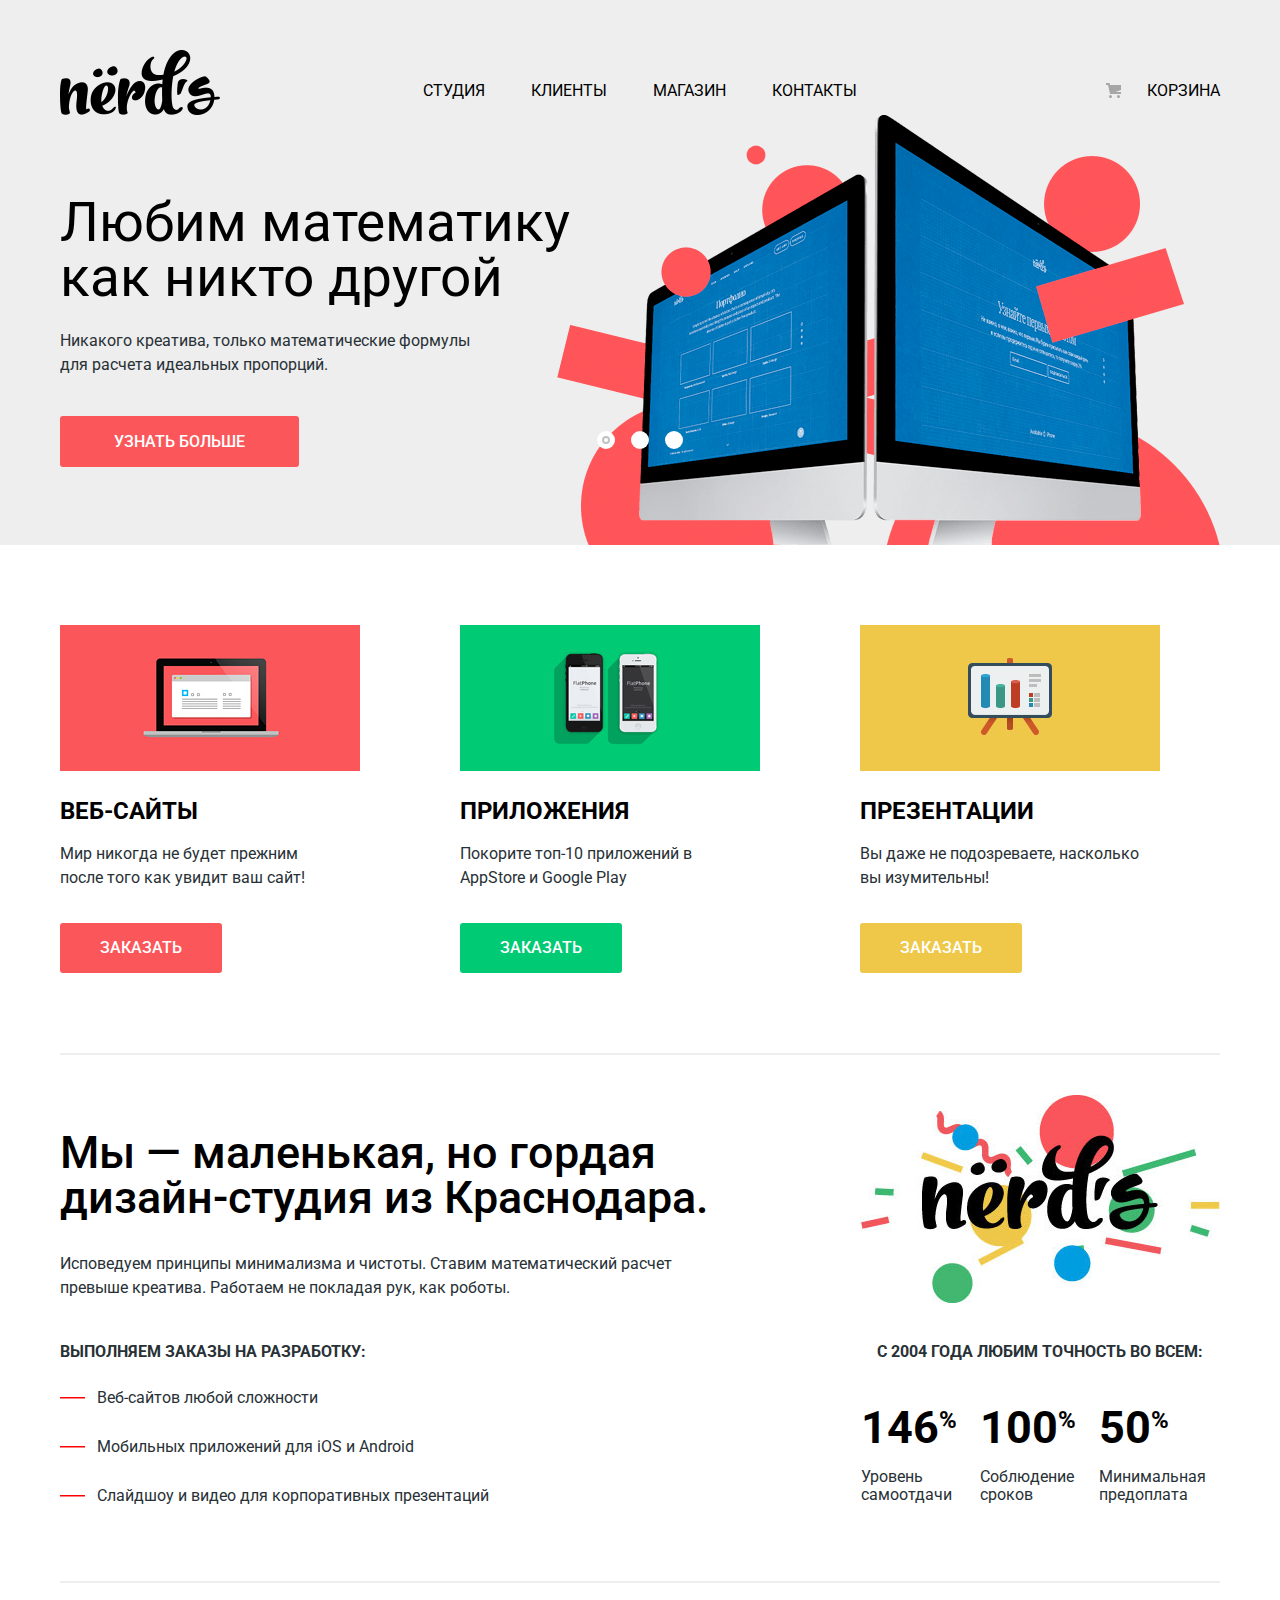
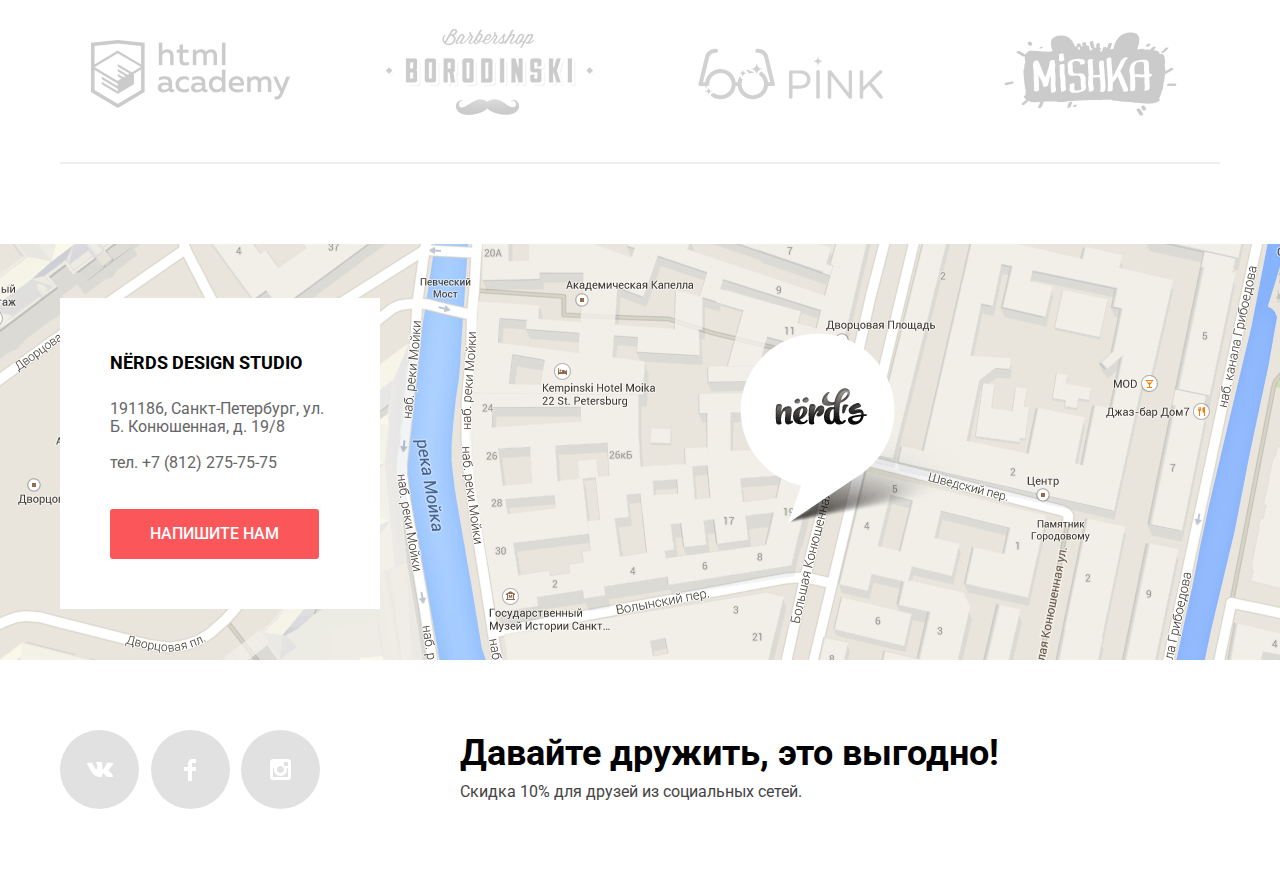
<file: index.html>
<!doctype html>
<html lang="ru">
  <head>
    <meta charset="UTF-8">
    <meta name="viewport" content="width=device-width, initial-scale=1.0">
    <meta http-equiv="X-UA-Compatible" content="ie=edge">
    <title>Nerds</title>
    <link href="https://fonts.googleapis.com/css?family=Roboto:400,500,700&amp;subset=cyrillic" rel="stylesheet">
    <link rel="stylesheet" href="css/normalize.css">
    <link rel="stylesheet" href="css/style.css">
  </head>

  <body>

    <header class="main-header">
      <nav class="main-navigation container">
        <a class="main-header-logo" href="/">
          <img src="img/nerds-logo.png" width="160" height="65" alt="Лого компании Nerds">
        </a>
        <ul class="site-navigation">
          <li><a href="studio.html">Студия</a></li>
          <li><a href="clients.html">Клиенты</a></li>
          <li><a href="catalog.html">Магазин</a></li>
          <li><a href="contacts.html">Контакты</a></li>
        </ul>
        <ul class="user-navigation">
          <li><a class="login-link" href="#">Корзина</a></li>
        </ul>
      </nav>
    </header>

    <main>
      <h1 class="visually-hidden">Дизайн-студия Nerds</h1>

      <article class="slider"> <!-- Сллайдер -->
        <div class="container">
          <h2 class="visually-hidden">Преимущества</h2>
          <div class="slider-controls">
            <i class="active"></i>
            <i></i>
            <i></i>
          </div>
          <ul class="slider-list">
            <li class="slider-item slide-1">
              <h3>Долго, дорого, <br>скрупулезно.</h3>
              <p>Математически выверенный дизайн <br>для вашего сайта или мобильного приложения.</p>
              <a class="button button-red button-wide" href="#">Узнать больше</a>
            </li>
            <li class="slider-item slide-2">
              <h3>Любим математику <br>как никто другой</h3>
              <p>Никакого креатива, только математические формулы <br>для расчета идеальных пропорций.</p>
              <a class="button button-red button-wide" href="#">Узнать больше</a>
            </li>
            <li class="slider-item slide-3">
              <h3>Только ночь, <br>только хардкор</h3>
              <p>Работать днем, как все? Мы против этого. <br>Ближе к полуночи работа только начинается.</p>
              <a class="button button-red button-wide" href="#">Узнать больше</a>
            </li>
          </ul>
        </div>

      </article> <!-- Конец сллайдера -->
      <div class="container">
        <section class="services">
          <h2 class="visually-hidden">Чем мы занимаемся</h2>
          <ul class="services-list">
            <li class="services-item">
              <img src="img/services-websites.png" width="300" height="146" alt="Веб-сайты">
              <h3>Веб-сайты</h3>
              <p>Мир никогда не будет прежним после того как увидит ваш сайт!</p>
              <button class="button button-red" type="button" name="open-popup">Заказать</button>
            </li>
            <li class="services-item">
              <img src="img/services-applications.png" width="300" height="146" alt="Приложения">
              <h3>Приложения</h3>
              <p>Покорите топ-10 приложений в AppStore и Google Play</p>
              <button class="button button-green" type="button" name="open-popup">Заказать</button>
            </li>
            <li class="services-item">
              <img src="img/services-presentations.png" width="300" height="146" alt="Презентации">
              <h3>Презентации</h3>
              <p>Вы даже не подозреваете, насколько вы изумительны!</p>
              <button class="button button-yellow" type="button" name="open-popup">Заказать</button>
            </li>
          </ul>
        </section>

        <section class="about">
          <div class="about-left">
            <h2 class="visually-hidden">Кто мы есть</h2>
            <b>Мы — маленькая, но гордая дизайн-студия из Краснодара.</b>
            <p class="about-text">Исповедуем принципы минимализма и чистоты. Ставим математический расчет превыше креатива. Работаем не покладая рук, как роботы.</p>
            <p class="strong-label">Выполняем заказы на разработку:</p>
            <ul class="about-services-list">
              <li>Веб-сайтов любой сложности</li>
              <li>Мобильных приложений для iOS и Android</li>
              <li>Слайдшоу и видео для корпоративных презентаций</li>
            </ul>
          </div>
          <div class="about-right">
            <img src="img/logo-large.jpg" width="360" height="208" alt="Логотип компании Nerds">
            <p class="strong-label">с 2004 года Любим точность во всем:</p>
    	      <table class="statistic">
              <tr>
                <td class="statistic-numbers">146<span class="statistic-units">%</span></td>
                <td class="statistic-numbers">100<span class="statistic-units">%</span></td>
                <td class="statistic-numbers">50<span class="statistic-units">%</span></td>
              </tr>
              <tr>
                <td class="statistic-name">Уровень<br>самоотдачи</td>
                <td class="statistic-name">Соблюдение<br>сроков</td>
                <td class="statistic-name">Минимальная<br>предоплата</td>
              </tr>
            </table>
          </div>

        </section>

        <section class="clients">
          <h2 class="visually-hidden">Наши клиенты</h2>
          <ul class="clients-list">
            <li class="clients-item">
              <a href="#"><img src="img/html-academy-logo.png" width="199" height="68" alt="Логотип Html academy"></a>
            </li>
            <li class="clients-item">
              <a href="#"><img src="img/barbershop-borodinski-logo.png" width="209" height="90" alt="Логотип Barbershop Borodinski"></a>
            </li>
            <li class="clients-item">
              <a href="#"><img src="img/pink-logo.png" width="185" height="52" alt="Логотип Pink"></a>
            </li>
            <li class="clients-item">
              <a href="#"><img src="img/mishka-logo.png" width="173" height="84" alt="Логотип Mishka"></a>
            </li>
          </ul>
        </section>
      </div>

    </main>

    <footer class="main-footer">
      <section class="location">
        <div class="container">
          <h2 class="visually-hidden">Как нас найти</h2>
          <div class="contact-info">
            <h3>Nёrds Design Studio</h3>
            <address class="address-info">
              191186, Санкт-Петербург,
              ул. Б. Конюшенная, д. 19/8<br>
              <a href="tel:+78122757575">тел. +7 (812) 275-75-75</a>
            </address>
            <button class="button button-red button-write-us">Напишите нам</button>
          </div>
        </div>
      </section>
      <section class="social-info container">
        <h2 class="visually-hidden">Контакты в социальных сетях</h2>
        <ul class="social-links">
          <li>
            <a class="social-button" href="#">
              <span class="visually-hidden">Вконтакте</span>
              <svg version="1.1" xmlns="http://www.w3.org/2000/svg" xmlns:xlink="http://www.w3.org/1999/xlink" x="0px" y="0px" width="26px" height="15px" viewBox="0 0 26 15" enable-background="new 0 0 26 15" xml:space="preserve">
                <path fill="#FFFFFF" d="M16.138,11.51c0.956-0.309,2.18,2.04,3.483,2.939c0.978,0.681,1.727,0.534,1.727,0.534l3.473-0.05
                	c0,0,1.815-0.112,0.957-1.554c-0.071-0.12-0.503-1.069-2.585-3.022c-2.177-2.043-1.882-1.712,0.739-5.244
                	c1.597-2.153,2.236-3.468,2.036-4.028c-0.192-0.539-1.365-0.399-1.365-0.399L20.69,0.713c-0.381,0.001-0.704,0.119-0.851,0.515
                	c-0.003,0.004-0.621,1.666-1.445,3.079c-1.741,2.989-2.436,3.148-2.724,2.961c-0.661-0.433-0.494-1.737-0.494-2.664
                	c0-2.897,0.432-4.105-0.846-4.417c-0.427-0.104-0.739-0.172-1.828-0.182c-1.392-0.021-2.574,0-3.244,0.329
                	c-0.445,0.223-0.786,0.712-0.579,0.74c0.26,0.035,0.843,0.16,1.155,0.586c0.401,0.552,0.389,1.789,0.389,1.789
                	s0.229,3.411-0.54,3.834c-0.528,0.29-1.25-0.302-2.803-3.016C6.087,2.879,5.488,1.345,5.488,1.345S5.372,1.06,5.162,0.904
                	C4.912,0.719,4.562,0.66,4.562,0.66L0.848,0.684c0,0-0.558,0.016-0.763,0.262C-0.097,1.164,0.07,1.614,0.07,1.614
                	s2.909,6.881,6.203,10.347c3.02,3.182,6.452,2.971,6.452,2.971h1.555c0,0,0.469-0.054,0.709-0.312
                	c0.224-0.24,0.214-0.691,0.214-0.691S15.172,11.82,16.138,11.51z"/>
              </svg>
            </a>
          </li>
          <li>
            <a class="social-button" href="#">
              <span class="visually-hidden">Facebook</span>
              <svg version="1.1" xmlns="http://www.w3.org/2000/svg" xmlns:xlink="http://www.w3.org/1999/xlink" x="0px" y="0px"
              	 width="12px" height="22px" viewBox="0 0 12 22" enable-background="new 0 0 12 22" xml:space="preserve">
                <path fill="#FFFFFF" d="M12,4V0H8C5.791,0,4,1.791,4,4v4H0v4h4v10h4V12h4V8H8V4H12z"/>
              </svg>
            </a>
          </li>
          <li>
            <a class="social-button" href="#">
              <span class="visually-hidden">Instagram</span>
              <svg version="1.1" xmlns="http://www.w3.org/2000/svg" xmlns:xlink="http://www.w3.org/1999/xlink" x="0px" y="0px" width="21px" height="21px" viewBox="0 0 21 21" enable-background="new 0 0 21 21" xml:space="preserve">
                <path fill="#FFFFFF" d="M18,0H3C1.35,0,0,1.35,0,3v15c0,1.65,1.35,3,3,3h15c1.65,0,3-1.35,3-3V3C21,1.35,19.65,0,18,0z M10.5,7
                	c1.93,0,3.5,1.57,3.5,3.5S12.43,14,10.5,14S7,12.43,7,10.5S8.57,7,10.5,7z M18,18H3V9h1.181C4.067,9.482,4,9.983,4,10.5
                	c0,3.59,2.91,6.5,6.5,6.5s6.5-2.91,6.5-6.5c0-0.517-0.066-1.018-0.181-1.5H18V18z M18,7h-4V3h4V7z"/>
              </svg>
            </a>
          </li>
        </ul>
        <div class="social-text">
          <b>Давайте дружить, это выгодно!</b>
          <p>Скидка 10% для друзей из социальных сетей.</p>
        </div>
      </section>
    </footer>

    <section class="modal modal-write-us">
      <h2>Напишите нам</h2>
      <form class="contact-form" action="https://echo.htmlacademy.ru" method="post">
        <p class="contact-form-w360">
          <label for="contact-form-user-name">Ваше имя:</label>
          <input type="text" id="contact-form-user-name" name="user-name" placeholder="Имя Фамилия">
        </p>
        <p class="contact-form-w360">
          <label for="contact-form-user-email">Ваш e-mail:</label>
          <input type="email" id="contact-form-user-email" name="user-email" placeholder="email@example.com">
        </p>
        <p class="contact-form-w760">
          <label for="contact-form-user-message">Текст письма:</label>
          <textarea name="user-message" id="contact-form-user-message" rows="5" cols="80" placeholder="В свободной форме"></textarea>
        </p>
        <input class="button button-red" type="submit" value="Отправить">
      </form>
      <button class="modal-close" type="button">Закрыть</button>
    </section>

    <script>
      var modalLink = document.querySelector(".button-write-us");
      var modalWindow = document.querySelector(".modal-write-us");
      var modalClose = document.querySelector(".modal-close");

      modalLink.addEventListener("click", function(evt) {
        evt.preventDefault();
        modalWindow.classList.add("modal-show");
      });

      modalClose.addEventListener("click", function(evt) {
        evt.preventDefault();
        modalWindow.classList.remove("modal-show");
      });

    </script>

  </body>
</html>
</file>
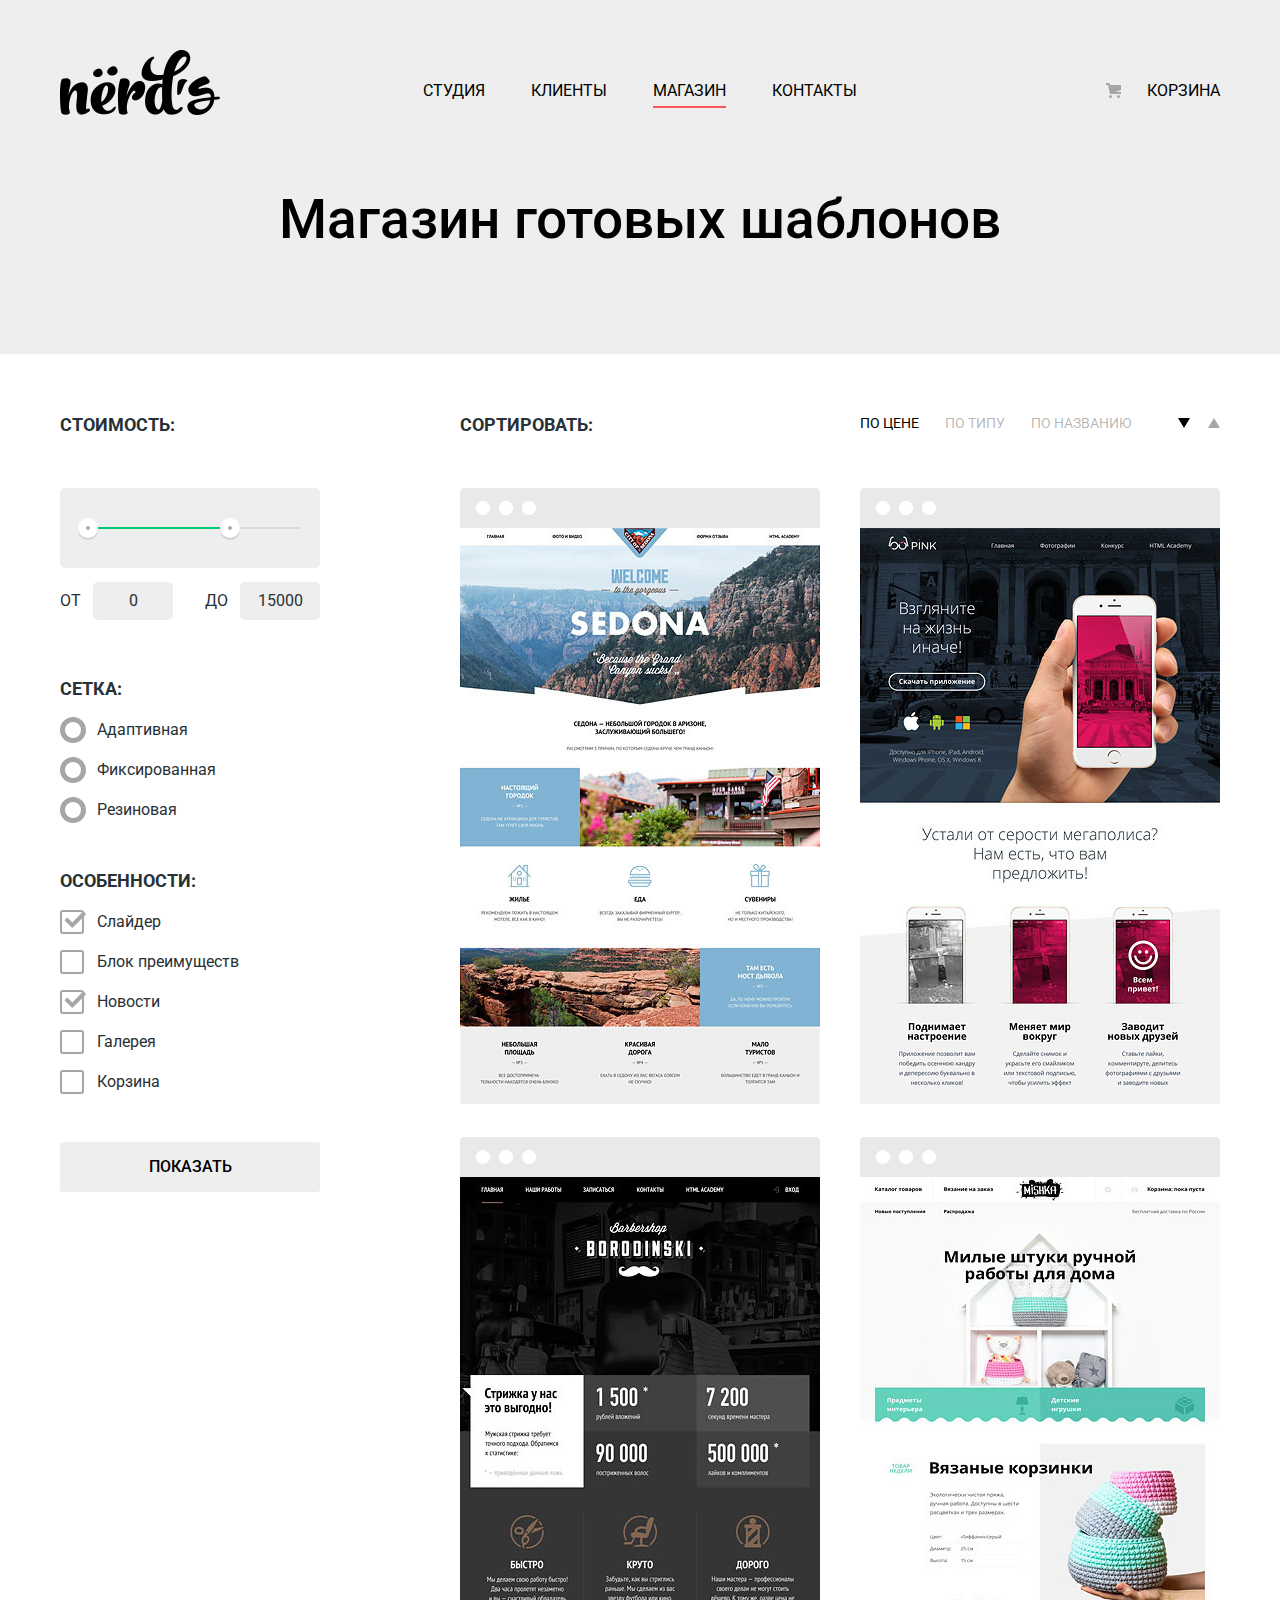
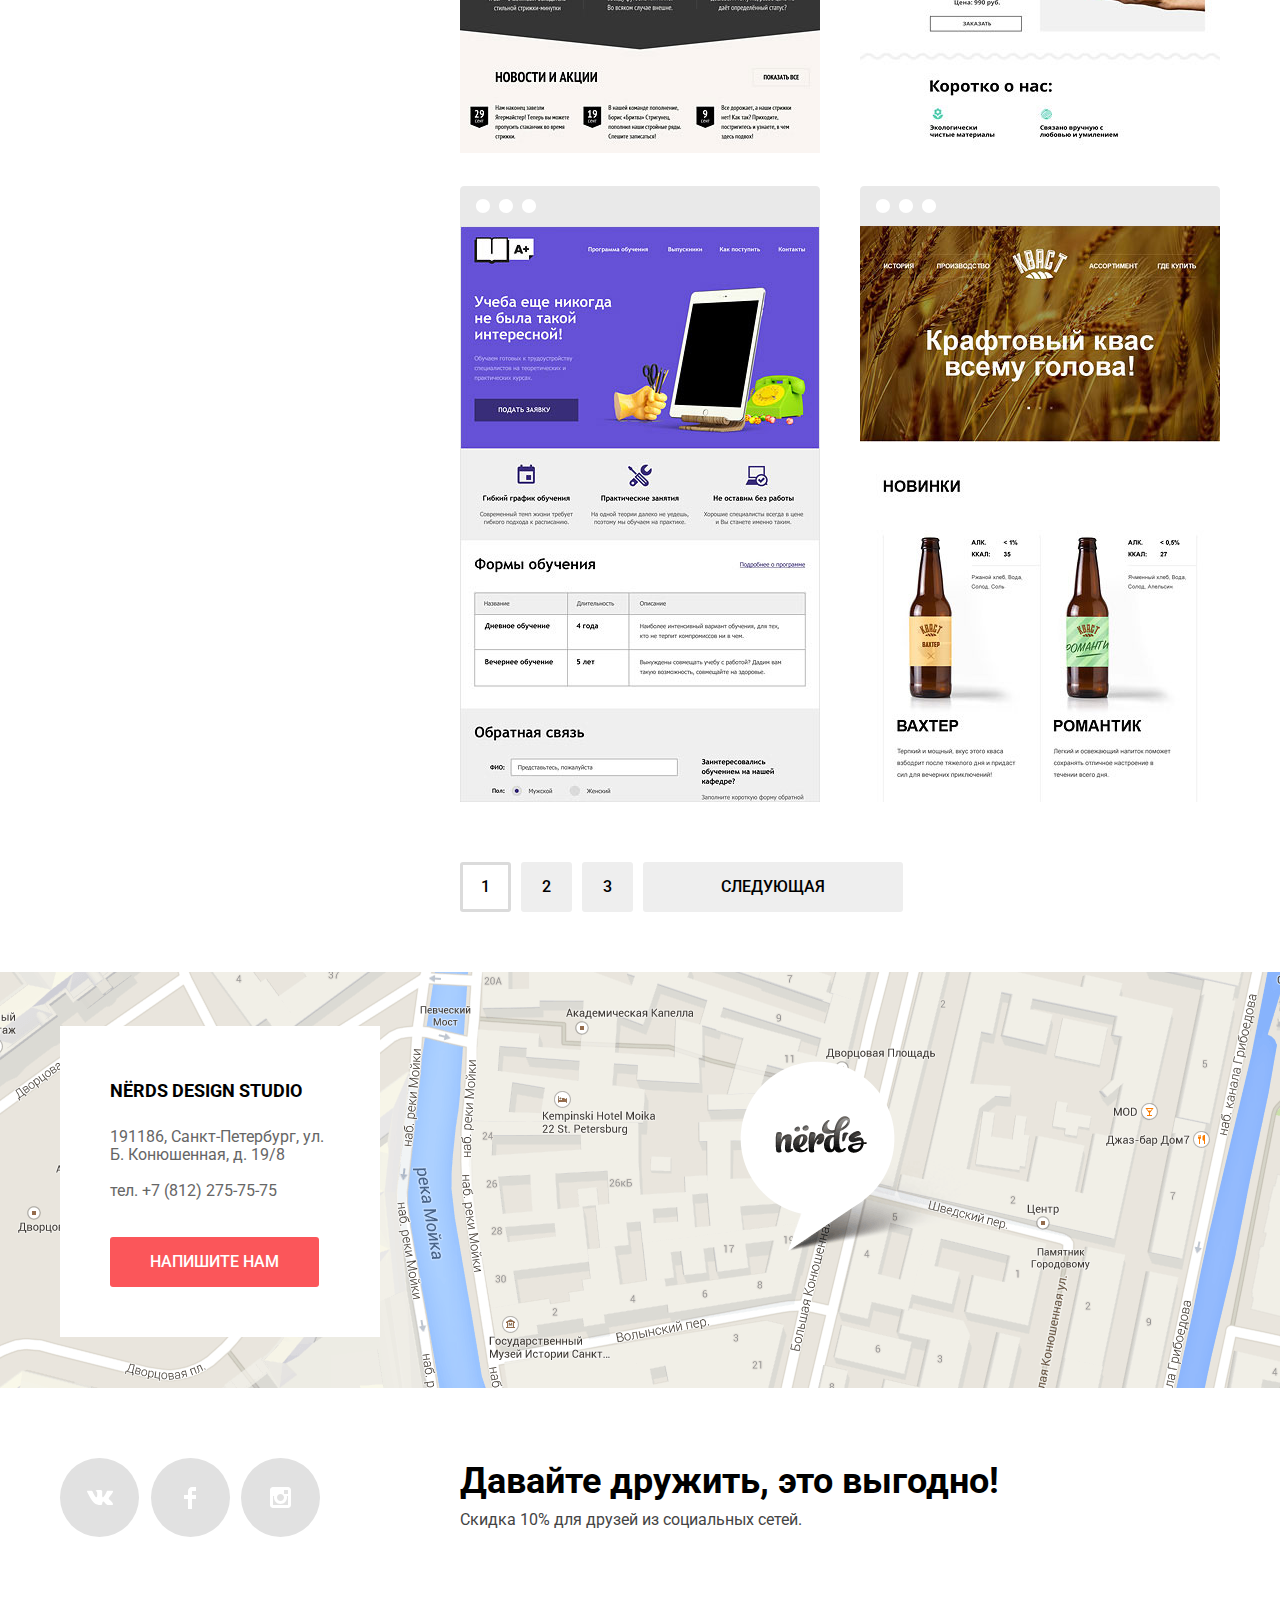
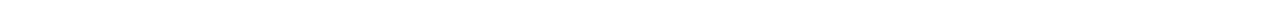
<file: catalog.html>
<!doctype html>
<html lang="ru">
  <head>
    <meta charset="UTF-8">
    <meta name="viewport" content="width=device-width, initial-scale=1.0">
    <meta http-equiv="X-UA-Compatible" content="ie=edge">
    <title>Магазин готовых шаблонов | Nerds</title>
    <link href="https://fonts.googleapis.com/css?family=Roboto:400,500,700&amp;subset=cyrillic" rel="stylesheet">
    <link rel="stylesheet" href="css/normalize.css">
    <link rel="stylesheet" href="css/style.css">
  </head>

  <body>

    <header class="main-header">
      <nav class="main-navigation container">
        <a class="main-header-logo" href="/">
          <img src="img/nerds-logo.png" width="160" height="65" alt="Лого компании Nerds">
        </a>
        <ul class="site-navigation">
          <li><a href="studio.html">Студия</a></li>
          <li><a href="clients.html">Клиенты</a></li>
          <li><a  class="site-navigation-current" href="catalog.html">Магазин</a></li>
          <li><a href="contacts.html">Контакты</a></li>
        </ul>
        <ul class="user-navigation">
          <li><a class="login-link" href="#">Корзина</a></li>
        </ul>
      </nav>
    </header>

    <main>
      <h1 class="page-title">Магазин готовых шаблонов</h1>
      <div class="catalog-columns container">

        <div class="catalog-left-column">
          <aside class="filter">
          <h2 class="visually-hidden">Фильтр шаблонов</h2>
          <form class="filter-form" action="https://echo.htmlacademy.ru" method="get">
            <fieldset class="filter-item filter-price">
              <legend>Стоимость:</legend>
              <div class="range-filter">
                <div class="range-controls">
                  <div class="scale">
                    <div class="bar">
                      <div class="toggle toggle-min">

                      </div>
                      <div class="toggle toggle-max">

                      </div>

                    </div>
                  </div>
                </div>
                <div class="price-controls">
                  <label class="min-price">
                    от <input type="text" name="filter-min-price" value="0">
                  </label>
                  <label class="max-price">
                    до <input type="text" name="filter-max-price" value="15000">
                  </label>
                </div>

              </div>
            </fieldset>

            <fieldset class="filter-item filter-grid">
              <legend>Сетка:</legend>
              <ul>
                <li class="filter-option">
                  <input class="visually-hidden filter-input filter-input-radio" type="radio" id="filter-grid-type-responsive" name="grid-type" value="responsive">
                  <label for="filter-grid-type-responsive">Адаптивная</label>
                </li>
                <li class="filter-option">
                  <input class="visually-hidden filter-input filter-input-radio" type="radio" id="filter-grid-type-fixed" name="grid-type" value="fixed">
                  <label for="filter-grid-type-fixed">Фиксированная</label>
                </li>
                <li class="filter-option">
                  <input class="visually-hidden filter-input filter-input-radio" type="radio" id="filter-grid-type-fluid" name="grid-type" value="fluid">
                  <label for="filter-grid-type-fluid">Резиновая</label>
                </li>
              </ul>
            </fieldset>
            <fieldset class="filter-item filter-features">
              <legend>Особенности:</legend>
              <ul>
                <li class="filter-option">
                  <input class="visually-hidden filter-input filter-input-checkbox" type="checkbox" id="filter-features-slider" name="slider" checked>
                  <label for="filter-features-slider">Слайдер</label>
                </li>
                <li class="filter-option">
                  <input class="visually-hidden filter-input filter-input-checkbox" type="checkbox" id="filter-features-advantages" name="advantages">
                  <label for="filter-features-advantages">Блок преимуществ</label>
                </li>
                <li class="filter-option">
                  <input class="visually-hidden filter-input filter-input-checkbox" type="checkbox" id="filter-features-news" name="news" checked>
                  <label for="filter-features-news">Новости</label>
                </li>
                <li class="filter-option">
                  <input class="visually-hidden filter-input filter-input-checkbox" type="checkbox" id="filter-features-gallery" name="gallery">
                  <label for="filter-features-gallery">Галерея</label>
                </li>
                <li class="filter-option">
                  <input class="visually-hidden filter-input filter-input-checkbox" type="checkbox" id="filter-features-cart" name="cart">
                  <label for="filter-features-cart">Корзина</label>
                </li>
              </ul>
            </fieldset>

            <input class="button button-grey button-full-width" type="submit" value="Показать">
          </form>
        </aside>
        </div>

        <div class="catalog-right-column">
          <aside class="sort-order-block">
            <p>Сортировать:</p>
            <div class="sort-order-links">
              <ul class="sort-type">
                <li><a class="active" href="#">По цене</a></li>
                <li><a href="#">По типу</a></li>
                <li><a href="#">По названию</a></li>
              </ul>

              <ul class="sort-order">
                <li><a class="sort-descending active" href="#"><span class="visually-hidden">По убыванию</span></a></li>
                <li><a class="sort-ascending" href="#"><span class="visually-hidden">По возрастанию</span></a></li>
              </ul>
            </div>
          </aside>

          <article class="catalog">
            <h2 class="visually-hidden">Каталог шаблонов</h2>
            <ul class="catalog-list">
              <li class="catalog-item">
                <img class="catalog-item-image" src="img/img-sedona.jpg" width="360" height="576" alt="Шаблон Sedona">
                <section class="catalog-item-information">
                  <h2 class="catalog-item-heading">Sedona</h2>
                  <p class="catalog-item-description">Информационный сайт для туристов</p>
                  <a href="#" class="button add-to-cart">9 900 руб.</a>
                </section>
              </li>

              <li class="catalog-item">
                <img class="catalog-item-image" src="img/img-pink.jpg" width="360" height="576" alt="Шаблон Pink App">
                <section class="catalog-item-information">
                  <h2 class="catalog-item-heading">Pink App</h2>
                  <p class="catalog-item-description">Продуктовый лендинг приложения для iOS и Android</p>
                  <a href="#" class="button add-to-cart">9 900 руб.</a>
                </section>
              </li>

              <li class="catalog-item">
                <img class="catalog-item-image" src="img/img-barbershop.jpg" width="360" height="576" alt="Шаблон Barbershop">
                <section class="catalog-item-information">
                  <h2 class="catalog-item-heading">Barbershop</h2>
                  <p class="catalog-item-description">Сайт салоны красоты. Для мужчин, да.</p>
                  <a href="#" class="button add-to-cart">9 900 руб.</a>
                </section>
              </li>

              <li class="catalog-item">
                <img class="catalog-item-image" src="img/img-mishka.jpg" width="360" height="576" alt="Шаблон Mishka">
                <section class="catalog-item-information">
                  <h2 class="catalog-item-heading">Mishka</h2>
                  <p class="catalog-item-description">Интернет-магазин вязаных игрушек</p>
                  <a href="#" class="button add-to-cart">9 900 руб.</a>
                </section>
              </li>

              <li class="catalog-item">
                <img class="catalog-item-image" src="img/img-aplus.jpg" width="360" height="576" alt="Шаблон A Plus">
                <section class="catalog-item-information">
                  <h2 class="catalog-item-heading">A Plus</h2>
                  <p class="catalog-item-description">Лендинг курсов повышения квалификации</p>
                  <a href="#" class="button add-to-cart">9 900 руб.</a>
                </section>
              </li>

              <li class="catalog-item">
                <img class="catalog-item-image" src="img/img-kvast.jpg" width="360" height="576" alt="Шаблон Кваст">
                <section class="catalog-item-information">
                  <h2 class="catalog-item-heading">Кваст</h2>
                  <p class="catalog-item-description">Промо-сайт производителя крафтового кваса</p>
                  <a href="#" class="button add-to-cart">9 900 руб.</a>
                </section>
              </li>
            </ul>
          </article>

          <ul class="pagination">
            <li class="pagination-item pagination-item-current"><a class="button button-grey" href="pagination-link">1</a></li>
            <li class="pagination-item"><a class="button button-grey" href="pagination-link">2</a></li>
            <li class="pagination-item"><a class="button button-grey" href="pagination-link">3</a></li>
            <li class="pagination-item"><a class="button button-grey button-next" href="pagination-link">Следующая</a></li>
          </ul>
        </div>

      </div>

    </main>

    <footer class="main-footer">
      <section class="location">
        <div class="container">
          <h2 class="visually-hidden">Как нас найти</h2>
          <div class="contact-info">
            <h3>Nёrds Design Studio</h3>
            <address class="address-info">
              191186, Санкт-Петербург,
              ул. Б. Конюшенная, д. 19/8<br>
              <a href="tel:+78122757575">тел. +7 (812) 275-75-75</a>
            </address>
            <button class="button button-red button-write-us">Напишите нам</button>
          </div>
        </div>
      </section>
      <section class="social-info container">
        <h2 class="visually-hidden">Контакты в социальных сетях</h2>
        <ul class="social-links">
          <li>
            <a class="social-button" href="#">
              <span class="visually-hidden">Вконтакте</span>
              <svg version="1.1" xmlns="http://www.w3.org/2000/svg" xmlns:xlink="http://www.w3.org/1999/xlink" x="0px" y="0px" width="26px" height="15px" viewBox="0 0 26 15" enable-background="new 0 0 26 15" xml:space="preserve">
                <path fill="#FFFFFF" d="M16.138,11.51c0.956-0.309,2.18,2.04,3.483,2.939c0.978,0.681,1.727,0.534,1.727,0.534l3.473-0.05
                  c0,0,1.815-0.112,0.957-1.554c-0.071-0.12-0.503-1.069-2.585-3.022c-2.177-2.043-1.882-1.712,0.739-5.244
                  c1.597-2.153,2.236-3.468,2.036-4.028c-0.192-0.539-1.365-0.399-1.365-0.399L20.69,0.713c-0.381,0.001-0.704,0.119-0.851,0.515
                  c-0.003,0.004-0.621,1.666-1.445,3.079c-1.741,2.989-2.436,3.148-2.724,2.961c-0.661-0.433-0.494-1.737-0.494-2.664
                  c0-2.897,0.432-4.105-0.846-4.417c-0.427-0.104-0.739-0.172-1.828-0.182c-1.392-0.021-2.574,0-3.244,0.329
                  c-0.445,0.223-0.786,0.712-0.579,0.74c0.26,0.035,0.843,0.16,1.155,0.586c0.401,0.552,0.389,1.789,0.389,1.789
                  s0.229,3.411-0.54,3.834c-0.528,0.29-1.25-0.302-2.803-3.016C6.087,2.879,5.488,1.345,5.488,1.345S5.372,1.06,5.162,0.904
                  C4.912,0.719,4.562,0.66,4.562,0.66L0.848,0.684c0,0-0.558,0.016-0.763,0.262C-0.097,1.164,0.07,1.614,0.07,1.614
                  s2.909,6.881,6.203,10.347c3.02,3.182,6.452,2.971,6.452,2.971h1.555c0,0,0.469-0.054,0.709-0.312
                  c0.224-0.24,0.214-0.691,0.214-0.691S15.172,11.82,16.138,11.51z"/>
              </svg>
            </a>
          </li>
          <li>
            <a class="social-button" href="#">
              <span class="visually-hidden">Facebook</span>
              <svg version="1.1" xmlns="http://www.w3.org/2000/svg" xmlns:xlink="http://www.w3.org/1999/xlink" x="0px" y="0px"
                 width="12px" height="22px" viewBox="0 0 12 22" enable-background="new 0 0 12 22" xml:space="preserve">
                <path fill="#FFFFFF" d="M12,4V0H8C5.791,0,4,1.791,4,4v4H0v4h4v10h4V12h4V8H8V4H12z"/>
              </svg>
            </a>
          </li>
          <li>
            <a class="social-button" href="#">
              <span class="visually-hidden">Instagram</span>
              <svg version="1.1" xmlns="http://www.w3.org/2000/svg" xmlns:xlink="http://www.w3.org/1999/xlink" x="0px" y="0px" width="21px" height="21px" viewBox="0 0 21 21" enable-background="new 0 0 21 21" xml:space="preserve">
                <path fill="#FFFFFF" d="M18,0H3C1.35,0,0,1.35,0,3v15c0,1.65,1.35,3,3,3h15c1.65,0,3-1.35,3-3V3C21,1.35,19.65,0,18,0z M10.5,7
                  c1.93,0,3.5,1.57,3.5,3.5S12.43,14,10.5,14S7,12.43,7,10.5S8.57,7,10.5,7z M18,18H3V9h1.181C4.067,9.482,4,9.983,4,10.5
                  c0,3.59,2.91,6.5,6.5,6.5s6.5-2.91,6.5-6.5c0-0.517-0.066-1.018-0.181-1.5H18V18z M18,7h-4V3h4V7z"/>
              </svg>
            </a>
          </li>
        </ul>
        <div class="social-text">
          <b>Давайте дружить, это выгодно!</b>
          <p>Скидка 10% для друзей из социальных сетей.</p>
        </div>
      </section>
    </footer>
    <section class="modal modal-write-us">
      <h2>Напишите нам</h2>
      <form class="contact-form" action="https://echo.htmlacademy.ru" method="post">
        <p class="contact-form-w360">
          <label for="contact-form-user-name">Ваше имя:</label>
          <input type="text" id="contact-form-user-name" name="user-name" placeholder="Имя Фамилия">
        </p>
        <p class="contact-form-w360">
          <label for="contact-form-user-email">Ваш e-mail:</label>
          <input type="email" id="contact-form-user-email" name="user-email" placeholder="email@example.com">
        </p>
        <p class="contact-form-w760">
          <label for="contact-form-user-message">Текст письма:</label>
          <textarea name="user-message" id="contact-form-user-message" rows="5" cols="80" placeholder="В свободной форме"></textarea>
        </p>
        <input class="button button-red" type="submit" value="Отправить">
      </form>
      <button class="modal-close" type="button">Закрыть</button>
    </section>

    <script>
      var modalLink = document.querySelector(".button-write-us");
      var modalWindow = document.querySelector(".modal-write-us");
      var modalClose = document.querySelector(".modal-close");

      modalLink.addEventListener("click", function(evt) {
        evt.preventDefault();
        modalWindow.classList.add("modal-show");
      });

      modalClose.addEventListener("click", function(evt) {
        evt.preventDefault();
        modalWindow.classList.remove("modal-show");
      });

    </script>

  </body>
</html>
</file>
<file: css/style.css>
/* Глобальные стили
----------------------------------*/
body {
  margin: 0;
  padding: 0;

  font-family: "Roboto", Arial, sans-serif;
  font-size: 16px;
  line-height: 24px;
  font-weight: 400;
  color: #283136;

  background-color: #ffffff;
}

a {
  text-decoration: none;
}

img {
  max-width: 100%;
  height: auto;
}

.visually-hidden:not(:focus):not(:active),
input[type="checkbox"].visually-hidden,
input[type="radio"].visually-hidden {
  position: absolute;

  width: 1px;
  height: 1px;
  margin: -1px;
  border: 0;
  padding: 0;

  white-space: nowrap;

  clip-path: inset(100%);
  clip: rect(0 0 0 0);
  overflow: hidden;
}

.container {
  width: 1160px;
  margin: 0 auto;
  padding: 0 20px;
}

.button {
  padding: 16px 40px;

  font: inherit;
  line-height: 18px;
  font-weight: 500;

  text-align: center;
  color: #ffffff;
  vertical-align: middle;
  text-transform: uppercase;

  border: none;
  border-radius: 3px;
}

.button:hover {
  cursor: pointer;
}

.button:active {
  color: rgba(255, 255, 255, 0.3);
  box-shadow: inset 0 6px 0 -3px rgba(0, 0, 0, 0.1);
}

.button-wide {
  padding: 16px 54px;
}



.button-red {
  background-color: #fb565a;
}

.button-red:hover,
.button-red:focus {
  background-color: #e74246;
}

.button-red:active {
  background-color: #d7373b;
}

.button-green {
  background-color: #00ca74;
}

.button-green:hover,
.button-green:focus {
  background-color: #00bc6c;
}

.button-green:active {
  background-color: #00aa62;
}

.button-yellow {
  background-color: #efc84a;
}

.button-yellow:hover,
.button-yellow:focus {
  background-color: #eab534;
}

.button-yellow:active {
  background-color: #e5a722;
}

.button-grey {
  color: #000000;
  background-color: #eeeeee;
}

.button-grey:hover {
  background-color: #dfdfdf;
}

.button-grey:active {
  color: rgba(0, 0, 0, 0.3);
  background-color: #d5d5d5;

}

.button-full-width {
  width: 100%;
}

.add-to-cart {
  display: inline-block;
  padding-left: 60px;
  padding-right: 60px;

  background-color: #fb565a;
}

.add-to-cart:hover,
.add-to-cart:focus {
  background-color: #e74246;
}

.add-to-cart:active {
  background-color: #d7373b;
}

/* Хедер
----------------------------------*/
.main-header {
  background-color: #eeeeee;
}

.main-navigation {
  display: flex;
  justify-content: space-between;
  padding-top: 50px;

  line-height: 30px;
  color: #000000;
  text-transform: uppercase;
}

.site-navigation,
.user-navigation {
  margin: 0;
  padding: 0;

  list-style: none;
}

.site-navigation {
  display: flex;
  flex-wrap: wrap;
}

.site-navigation a {
  margin-right: 46px;

}

.site-navigation a,
.user-navigation a {
  display: block;
  margin-top: 26px;

  color: #000000;
}

.site-navigation a:hover,
.user-navigation a:hover {
  color: #fb565a;
}

.site-navigation a:active,
.user-navigation a:active {
  color: rgba(0, 0, 0, 0.3);
}

.site-navigation-current {
  border-bottom: 2px solid #fb565a;
}

.user-navigation .login-link {
  position: relative;

  padding-left: 41px;
}

.user-navigation .login-link::before {
  content: "";

  position: absolute;
  left: 0;
  top: 7px;
  width: 15px;
  height: 15px;

  background-image: url("../img/cart-icon.svg");
}

.main-header-logo {
  display: inline-block;
}
.main-header-logo img{
  display: block;
}

.main-header-logo:hover {
  opacity: 0.8;
}

.main-header-logo:active {
  opacity: 0.3;
}

/* Фильтр каталога
----------------------------------*/

.filter {
  color: #283136;
  font-size: 16px;
  line-height: 20px;
}

.filter ul {
  margin: 0;
  padding: 0;

  list-style: none;

}

.filter legend {
  font-size: 18px;
  line-height: 30px;
  font-weight: 700;
  text-transform: uppercase;
}

.filter-option {
  margin-bottom: 20px;
  padding-left: 37px;
}

.filter-option label {
  position: relative;

  display: block;

  cursor: pointer;
  user-select: none;
}

.filter-item {
  margin: 0;
  padding: 0;

  border: none;
}

.filter-price {
  margin-bottom: 54px;
}

.filter-grid {
  margin-bottom: 26px;
}

.filter-features {
  margin-bottom: 30px;
}

.filter-item ul {
  margin-top: 16px;
}

.filter-input-radio + label::before {
  content: "";

  position: absolute;
  left: -37px;
  top: -3px;

  width: 16px;
  height: 16px;
  border: 5px solid #a6a6a6;
  border-radius: 50%;
}

.filter-input-radio:checked + label::after {
  content: "";

  position: absolute;
  left: -28px;
  top: 6px;

  width: 8px;
  height: 8px;

  background-color: #a6a6a6;
  border-radius: 50%;

}

.filter-input-checkbox + label::before {
  content: "";

  position: absolute;
  top: -2px;
  left: -37px;

  width: 20px;
  height: 20px;

  border: 2px solid #a6a6a6;
  border-radius: 3px;
}

.filter-input-checkbox:checked + label::after {
  content: "";

  position: absolute;
  top: -2px;
  left: -37px;

  width: 27px;
  height: 23px;

  background: url("../img/checkbox-on.svg") top left no-repeat;
}

.filter-price {
  line-height: 22px;
}

.range-filter {
  margin-top: 48px;
}

.range-controls {
  position: relative;

  height: 41px;
  margin-bottom: 14px;
  padding-top: 39px;
  padding-left: 20px;
  padding-right: 20px;

  background-color: #eeeeee;
  border-radius: 5px;
}

.range-controls .scale {
  height: 2px;

  background-color: #d7dcde;
}

.range-controls .bar {
  height: 2px;
  width: 70%;

  background-color: #00ca74;
}

.range-controls .toggle {
  position: absolute;
  top: 30px;
  left: 0;

  width: 4px;
  height: 4px;
  padding: 0;

  border: 8px solid #ffffff;
  border-radius: 50%;
  background-color: #ababab;
  box-shadow: 0 2px 1px 0 #cfcfcf;
  cursor: pointer;
}

.range-controls .toggle-min {
  left: 18px;
}

.range-controls .toggle-max {
  left: 160px;
}

.price-controls {
  font-size: 0;
}

.price-controls label {
  display: inline-block;
  width: 50%;

  font-size: 16px;
  text-transform: uppercase;
}

.price-controls input {
  width: 60px;
  padding: 8px 10px;
  margin-left: 8px;


  color: #283136;
  line-height: 22px;
  text-align: center;

  background-color: #eeeeee;
  border-radius: 5px;
  border: none;
}

.max-price {
  text-align: right;
}

/* Сортировка
----------------------------------*/

.sort-order-block {
  display: flex;
  justify-content: space-between;
  margin-bottom: 48px;
}

.sort-order-block > p {
  margin: 0;
  padding: 0;

  font-size: 18px;
  line-height: 30px;
  font-weight: 700;
  text-transform: uppercase;
}

.sort-order-links {
  display: flex;
  justify-content: space-between;
  width: 360px;
  margin-top: 4px;
}

.sort-type {
  display: flex;

  margin: 0;
  padding: 0;
  list-style: none;
}

.sort-type a {
  display: block;
  margin-right: 26px;

  font-size: 14px;
  line-height: 18px;
  text-transform: uppercase;
  color: rgba(0, 0, 0, 0.3);
}

.sort-type a:hover {
  color: rgba(0, 0, 0, 0.6);
}

.sort-type a:focus,
.sort-type a:active {
  color: rgba(0, 0, 0, 1);
}

.sort-type a.active {
  color: #000000;
}

.sort-order {
  display: flex;
  justify-content: flex-end;
  margin: 0;
  padding: 0;
  margin-top: 4px;

  list-style: none;
}

.sort-order li:last-child {
  margin-left: 18px;
}

.sort-order a {
  display: block;

  font-size: 0;
}

.sort-ascending {
  width: 0;
  height: 0;

  border: solid 6px transparent;
  border-bottom: solid 10px #a6a6a6;
  border-top-width: 0;
}

.sort-descending {
  width: 0;
  height: 0;

  border: solid 6px transparent;
  border-top: solid 10px #a6a6a6;
  border-bottom-width: 0;
}

.sort-ascending:hover {
  border-bottom-color: rgba(0, 0, 0, 0.6);
}

.sort-ascending:active, .sort-ascending.active {
  border-bottom-color: #000000;
}

.sort-descending:hover {
  border-top-color: rgba(0, 0, 0, 0.6);
}

.sort-descending:active, .sort-descending.active {
  border-top-color: #000000;
}

/* Основной контент
----------------------------------*/

.page-title {
  padding-top: 77px;
  padding-bottom: 107px;
  margin: 0;
  margin-bottom: 56px;

  font-size: 55px;
  line-height: 55px;
  text-align: center;
  font-weight: 500;
  color: #000000;

  background-color: #eeeeee;
}

.catalog-columns {
  display: flex;
  justify-content: space-between;
  margin-bottom: 60px;
}

.catalog-right-column {
  width: 760px;
}

.catalog-left-column {
  width: 260px;
}

.catalog-list {
  margin: 0;
  padding: 0;
  margin-bottom: 27px;
  display: flex;
  flex-wrap: wrap;
  justify-content: space-between;

  list-style: none;
}

.catalog-item {
  position: relative;
  width: 360px;
  margin-bottom: 33px;
  padding-top: 40px;

  background: url("../img/browser-light.svg") no-repeat top left;
}

.catalog-item:hover {
  background-image: url("../img/browser-dark.svg");
}

.catalog-item:hover .catalog-item-information {
  display: block;
}

.catalog-item img {
  display: block;
}

.catalog-item-information {
  position: absolute;
  left: 0;
  bottom: 0;

  display: none;
  box-sizing: border-box;
  width: 100%;
  padding: 26px 60px 43px 60px;

  text-align: center;

  background-color: #eeeeee;
}

.catalog-item-heading {
  margin: 0;
  margin-bottom: 15px;

  font-size: 18px;
  line-height: 30px;
  font-weight: 700;
  text-transform: uppercase;
  color: #000000;
}

.catalog-item-description {
  margin: 0;
  margin-bottom: 30px;

  font-size: 16px;
  line-height: 18px;
  color: #666666;
}

.pagination {
  display: flex;
  flex-wrap: wrap;
  margin: 0;
  padding: 0;

  list-style: none;
}

.pagination-item {
  margin-right: 10px;
}

.pagination-item a {
  display: block;
  padding: 16px 21px;
}

.pagination-item a:active {
  color: rgba(0, 0, 0, 0.3);
}

.pagination-item .button-next {
  padding-left: 78px;
  padding-right: 78px;
}

.pagination-item-current a {
  padding: 13px 18px;

  background-color: #ffffff;
  border: 3px solid #dbdbdb;
}

.pagination-item-current a:active,
.pagination-item-current a:hover {
  padding: 16px 21px;

  border: 0;
}

.slider {
  position: relative;
  margin-bottom: 80px;

  background-color: #eeeeee;
}

.slider-controls {
  position: absolute;
  left: 50%;
  bottom: 104px;

  height: 18px;
  width: 160px;

  text-align: center;
  font-size: 0;
  transform: translateX(-50%);

}

.slider-controls i {
  position: relative;

  display: inline-block;
  width: 18px;
  height: 18px;
  padding: 8px;

  border-radius: 50%;
  cursor: pointer;
}


.slider-controls i::after {
  content: "333";

  position: absolute;
  top: 8px;
  left: 8px;
  z-index: 1;

  width: 18px;
  height: 18px;

  background: #ffffff;

  border-radius: 50%;
}

.slider-controls .active::before {
  content: "";

  position: absolute;
  left: 50%;
  top: 50%;
  z-index: 200;

  width: 4px;
  height: 4px;
  margin: -4px;

  border: 2px solid #c1c1c1;
  border-radius: 50%;

  color: green;
}

.slider-list {
  margin: 0;
  padding: 0;

  list-style: none;
}

.slider-item {
  display: none;
  overflow: auto;
  min-height: 430px;
}

/* Для демонстрации слайдов */
.slider-item:nth-child(2) {
  display: block;
}

.slide-1 {
  background: #eeeeee url("../img/slide1.png") right 31px bottom 0 no-repeat;
}

.slide-2 {
  background: #eeeeee url("../img/slide2.png") right bottom no-repeat;
}

.slide-3 {
  background: #eeeeee url("../img/slide3.png") right bottom no-repeat;
}

.slider-item h3 {
  margin-bottom: 24px;
  margin-top: 80px;

  font-size: 55px;
  line-height: 55px;
  color: #000000;
  font-weight: 400;
}

.slider-item p {
  margin-bottom: 52px;
}

.services {
  margin-bottom: 80px;
}

.services-list {
  display: flex;
  justify-content: space-between;
  margin: 0;
  padding: 0;

  list-style: none;
}

.services-item {
  width: 300px;
  margin-right: 60px;

  text-align: left;
}

.services-item img {
  display: block;
  margin-bottom: 25px;
}

.services-item h3 {
  margin: 0;
  margin-bottom: 16px;

  font-size: 24px;
  line-height: 30px;
  text-transform: uppercase;
  color: #000000;
}

.services-item p {
  margin: 0;
  margin-bottom: 33px;
  margin-right: 20px;
}

.about {
  display: flex;
  justify-content: space-between;
  margin-bottom: 60px;

  border-top: 2px solid #eeeeee;
}

.about b {

}

.about-services-list {
  margin: 0;
  padding: 0;

  list-style: none;
}

.about-services-list li {
  position: relative;
  padding-left: 37px;
  margin-bottom: 25px;
}

.about-services-list li:last-child {
  margin-bottom: 0;
}

.about-services-list li::before {
  content: "";

  position: absolute;
  left: 0;
  top: 0;

  width: 25px;
  height: 24px;

  background-position: center left;
  background-image: url("../img/line.svg");
  background-repeat: no-repeat;
}

.about-left {
  width: 660px;
}

.about-left b {
  display: block;
  margin: 0;
  margin-top: 75px;
  margin-bottom: 32px;

  font-size: 45px;
  line-height: 45px;
  color: #000000;
  font-weight: 500;

}

.about-left .about-text {
  margin: 0;
  margin-bottom: 40px;
}

.about-left .strong-label {
  margin: 0;
  margin-bottom: 22px;
}

.about-right {
  width: 360px;
}

.about-right img{
  margin-top: 40px;
  margin-bottom: 30px;
}

.about-right .strong-label{
  margin: 0;
  margin-bottom: 40px;
  margin-left: 17px;
}

.strong-label {
  font-weight: 700;
  text-transform: uppercase;
}

.statistic {
  border: none;
  border-collapse: collapse;
}

.statistic td {
  padding-right: 22px;
  padding-bottom: 17px;
}

.statistic-numbers {
  font-size: 45px;
  line-height: 45px;
  font-weight: 700;
  color: #000000;
}

.statistic-units {
  font-size: 24px;
  line-height: 30px;
  vertical-align: top;
}

.statistic-name {
  font-size: 16px;
  line-height: 18px;
}

.clients {
  margin-bottom: 80px;

  border-top: 2px solid #eeeeee;
  border-bottom: 2px solid #eeeeee;
}

.clients-list {
  display: flex;
  justify-content: space-between;
  align-items: center;
  margin: 0;
  padding: 0;
  margin-top: 46px;
  margin-bottom: 36px;

  list-style: none;
}

.clients-item {
  width: 260px;

  text-align: center;

  opacity: 0.2;
}

.clients-item::after {
  content: "";
  background-color: red;
  width: 2px;
  height: 30px;
}

.clients-item:hover {
  opacity: 1;
}

.clients-item:active {
  opacity: 0.1;
}

/* Футер
----------------------------------*/
.location {
  margin-bottom: 69px;

  background-image: url("../img/map-marker.png");
  background-repeat: no-repeat;
  background-position: top center;
}

.location .container {
  overflow: auto;
}

.contact-info {
  width: 220px;
  padding: 50px;
  margin: 0;
  margin-top: 54px;
  margin-bottom: 52px;

  background-color: #ffffff;
}

.contact-info h3 {
  margin: 0;
  margin-bottom: 22px;

  font-size: 18px;
  line-height: 30px;
  text-transform: uppercase;
  color: #000000;
}

.address-info {
  display: block;
  margin-bottom: 27px;

  font-size: 16px;
  line-height: 18px;
  font-style: normal;
  color: #666666;
}

.address-info a {
  display: inline-block;
  margin-top: 18px;
  margin-bottom: 10px;

  text-decoration: none;
  color: #666666;
}

.main-footer {
  margin-bottom: 70px;
}

.main-footer b {
  display: block;
  margin-top: 5px;
  margin-bottom: 10px;

  font-size: 36px;
  line-height: 36px;
  color: #000000;
}

.main-footer p {
  margin: 0;

  font-size: 16px;
  line-height: 22px;
  color: #444444;
}

.social-info {
  display: flex;
}

.social-links {
  width: 260px;
  display: flex;
  justify-content: space-between;
  margin: 0;
  margin-right: 140px;
  padding: 0;

  list-style: none;
}

.social-button {
  display: flex;
  justify-content: center;
  align-items: center;
  width: 79px;
  height: 79px;

  background-color: #e1e1e1;
  border-radius: 50%;
}

.social-button:hover {
  background-color: #e74246;
}

.social-button:active {
  box-shadow: inset 0 6px 0 -3px rgba(0, 0, 0, 0.1);
}
.social-button:active svg {
  opacity: 0.3;
}

/* Модальные окна
----------------------------------*/

.modal {
  position: fixed;
  left: 50%;
  top: 150px;

  background-color: #ffffff;
  box-shadow: 0 30px 50px rgba(0, 0, 0, 0.75);
}

.modal-write-us {
  display: none;

  padding: 70px 100px 84px;
  width: 760px;
  margin-left: -480px;
}

.modal-show {
  display: block;
}

.contact-form-w360 {
  width: 360px;
}

.contact-form-w760 {
  width: 760px;
}

.modal h2 {
  margin: 0;
  margin-bottom: 40px;

  font-size: 45px;
  line-height: 45px;
  color: #000000;
}

::placeholder { /* Chrome, Firefox, Opera, Safari 10.1+ */
    color: rgba(68, 68, 68, 0.5);
    opacity: 1; /* Firefox */
}

.contact-form {
  display: flex;
  flex-wrap: wrap;
  justify-content: space-between;
}

.contact-form p {
  margin: 0;
  margin-bottom: 35px;
}

.contact-form .button {
  padding: 17px 84px;
}

.contact-form label {
  display: block;
  margin-bottom: 10px;

  font-size: 16px;
  line-height: 18px;
  font-weight: bold;
  color: #000000;
}

.contact-form input[type="text"],
.contact-form input[type="email"],
.contact-form textarea {
  box-sizing: border-box;
  margin: 0;
  width: 100%;

  font-size: 16px;
  line-height: 18px;
  color: rgba(68, 68, 68, 0.5);

  border: 2px solid #d7dcde;
  border-radius: 3px;
}

.contact-form input[type="text"],
.contact-form input[type="email"] {
  padding: 14px;
}

.contact-form textarea {
  padding: 12px;
}


.contact-form input[type="text"]:hover,
.contact-form input[type="email"]:hover,
.contact-form textarea:hover {
  border-color: #b4b9bb;
}


.contact-form input[type="text"]:focus,
.contact-form input[type="email"]:focus,
.contact-form textarea:focus {
  color: rgba(68, 68, 68, 1);
  border-color: #000000;
}

.modal-close {
  position: absolute;
  right: 90px;
  top: 78px;

  width: 21px;
  height: 21px;

  font-size: 0;

  cursor: pointer;
  border: 0;
  background-color: transparent;
  background-image: url("../img/close-cross.svg");
  background-position: 0 0;
  background-repeat: no-repeat;
}
</file>
